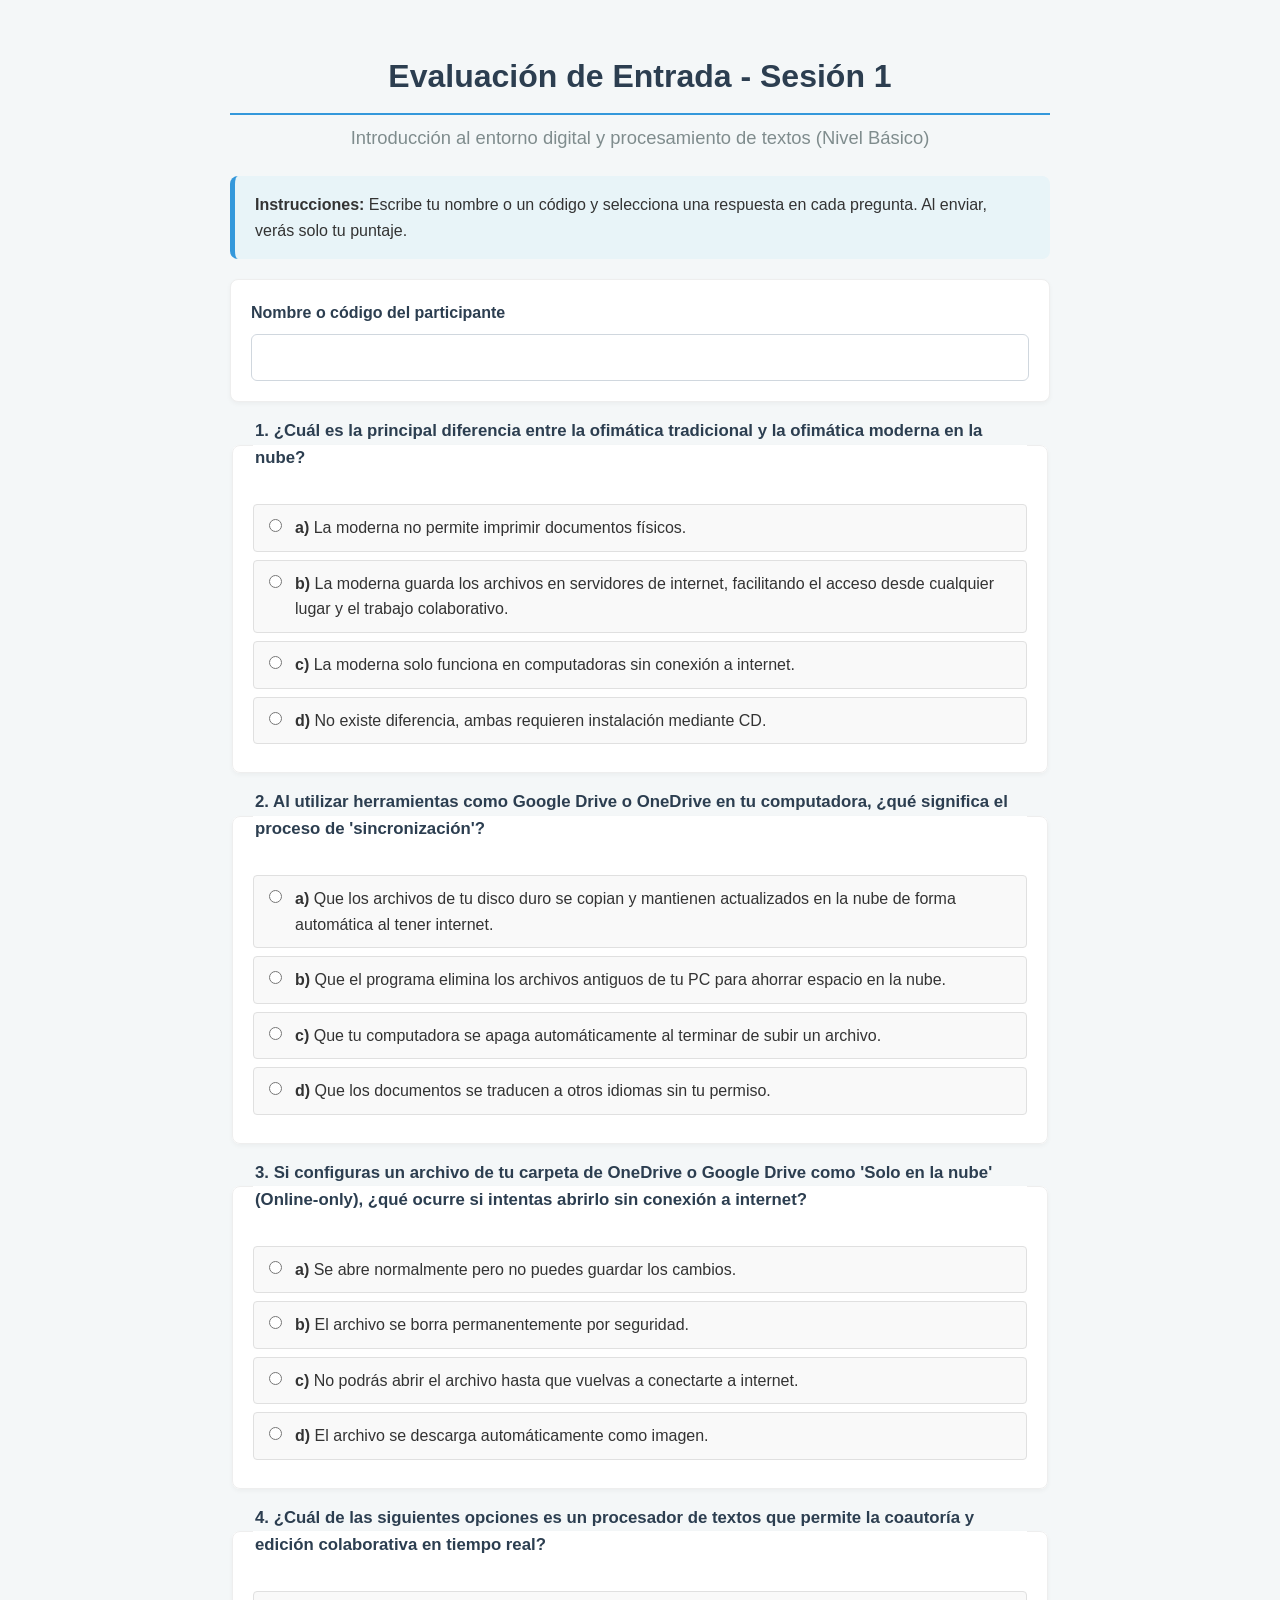
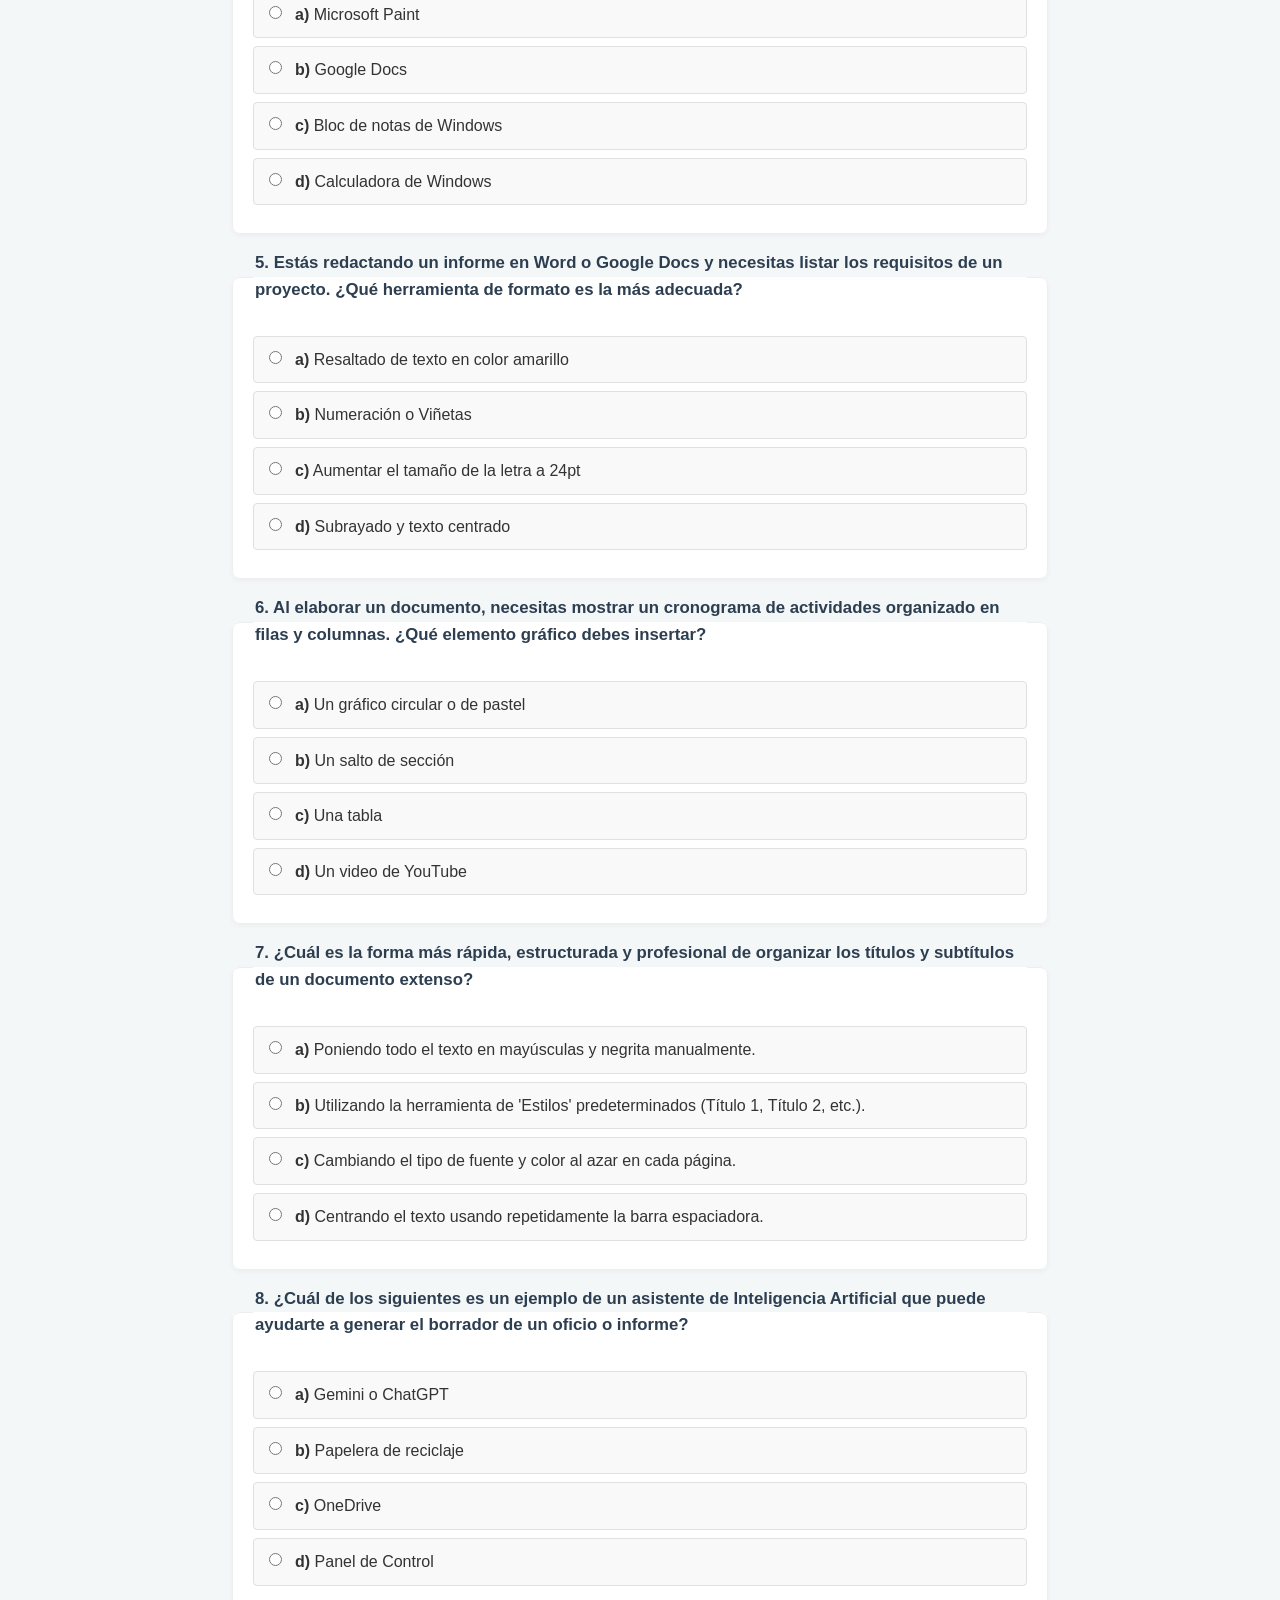
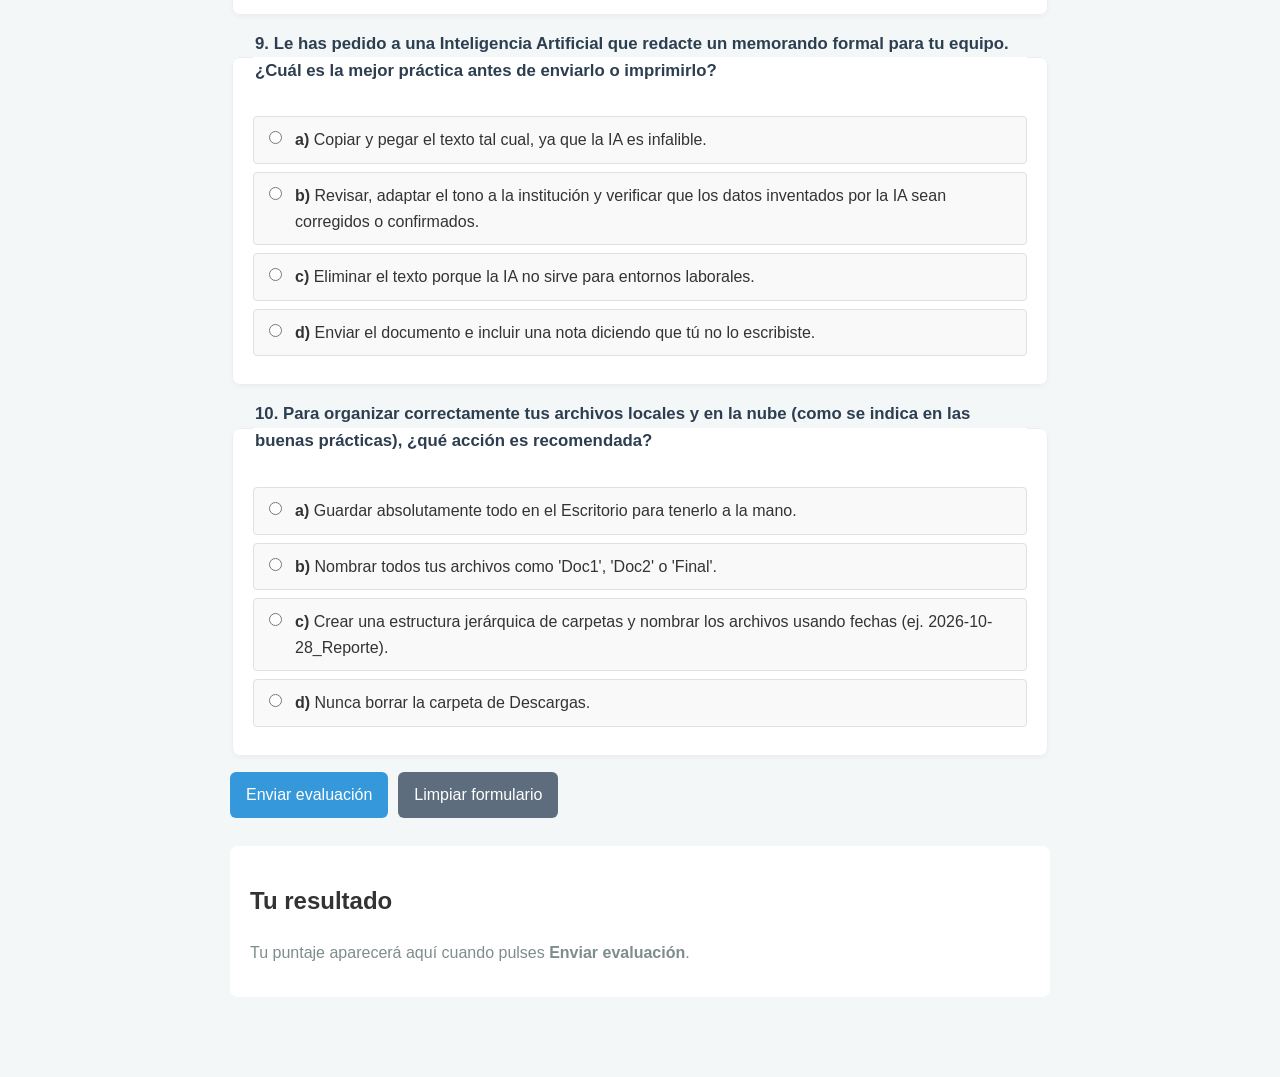
<file: index.html>
<!DOCTYPE html>
<html lang="es">
<head>
    <meta charset="UTF-8">
    <meta name="viewport" content="width=device-width, initial-scale=1.0">
    <title>Evaluación de Entrada - Sesión 1</title>
    <link rel="stylesheet" href="estilos.css">
</head>
<body>
    <h1>Evaluación de Entrada - Sesión 1</h1>
    <div class="subtitle">Introducción al entorno digital y procesamiento de textos (Nivel Básico)</div>

    <div class="instructions">
        <strong>Instrucciones:</strong> Escribe tu nombre o un código y selecciona una respuesta en cada pregunta. Al enviar, verás solo tu puntaje.
    </div>

    <form id="examen">
        <div class="question-container">
            <label class="campo" for="nombre">Nombre o código del participante</label>
            <input id="nombre" name="nombre" type="text" maxlength="80" autocomplete="name" required>
        </div>
        <div id="preguntas"></div>
        <p id="error" class="error-form" hidden></p>
        <div class="acciones">
            <button type="submit" id="enviar">Enviar evaluación</button>
            <button type="button" class="secundario" id="limpiar">Limpiar formulario</button>
        </div>
    </form>

    <section class="panel" id="resultado-personal">
        <h2>Tu resultado</h2>
        <p class="vacio">Tu puntaje aparecerá aquí cuando pulses <strong>Enviar evaluación</strong>.</p>
    </section>

    <script src="evaluacion.js"></script>
    <script>
        const form = document.getElementById("examen");
        const errorEl = document.getElementById("error");
        const personalEl = document.getElementById("resultado-personal");
        const textoInicial = `<h2>Tu resultado</h2><p class="vacio">Tu puntaje aparecerá aquí cuando pulses <strong>Enviar evaluación</strong>.</p>`;

        Evaluacion.pintarPreguntas(document.getElementById("preguntas"));

        function mostrarPersonal(envio) {
            const vista = Evaluacion.htmlPersonal(envio);
            personalEl.className = `panel resultado ${vista.clase}`;
            personalEl.innerHTML = `<h2>Tu resultado</h2>${vista.html}`;
            personalEl.scrollIntoView({ behavior: "smooth", block: "start" });
        }

        form.addEventListener("submit", (evento) => {
            evento.preventDefault();
            errorEl.hidden = true;
            const nombre = document.getElementById("nombre").value.trim();
            if (!nombre) {
                errorEl.hidden = false;
                errorEl.textContent = "Escribe el nombre o código del participante.";
                return;
            }
            const respuestas = Evaluacion.PREGUNTAS.map((_, indice) => {
                const marcada = form.querySelector(`input[name="q${indice}"]:checked`);
                return marcada ? marcada.value : "";
            });
            if (respuestas.some((valor) => !valor)) {
                errorEl.hidden = false;
                errorEl.textContent = "Selecciona una respuesta en todas las preguntas.";
                return;
            }
            const puntaje = respuestas.reduce((acum, valor, indice) => {
                return acum + (valor === Evaluacion.PREGUNTAS[indice].correcta ? 1 : 0);
            }, 0);
            const envio = {
                id: (window.crypto && crypto.randomUUID) ? crypto.randomUUID() : `${Date.now()}-${Math.random().toString(16).slice(2)}`,
                nombre,
                fecha: new Date().toISOString(),
                respuestas,
                puntaje,
                total: Evaluacion.PREGUNTAS.length
            };
            Evaluacion.guardarLocal(Evaluacion.unir(Evaluacion.leerLocal(), [envio]));
            mostrarPersonal(envio);
        });

        document.getElementById("limpiar").addEventListener("click", () => {
            form.reset();
            personalEl.className = "panel";
            personalEl.innerHTML = textoInicial;
            errorEl.hidden = true;
        });
    </script>
</body>
</html>
</file>
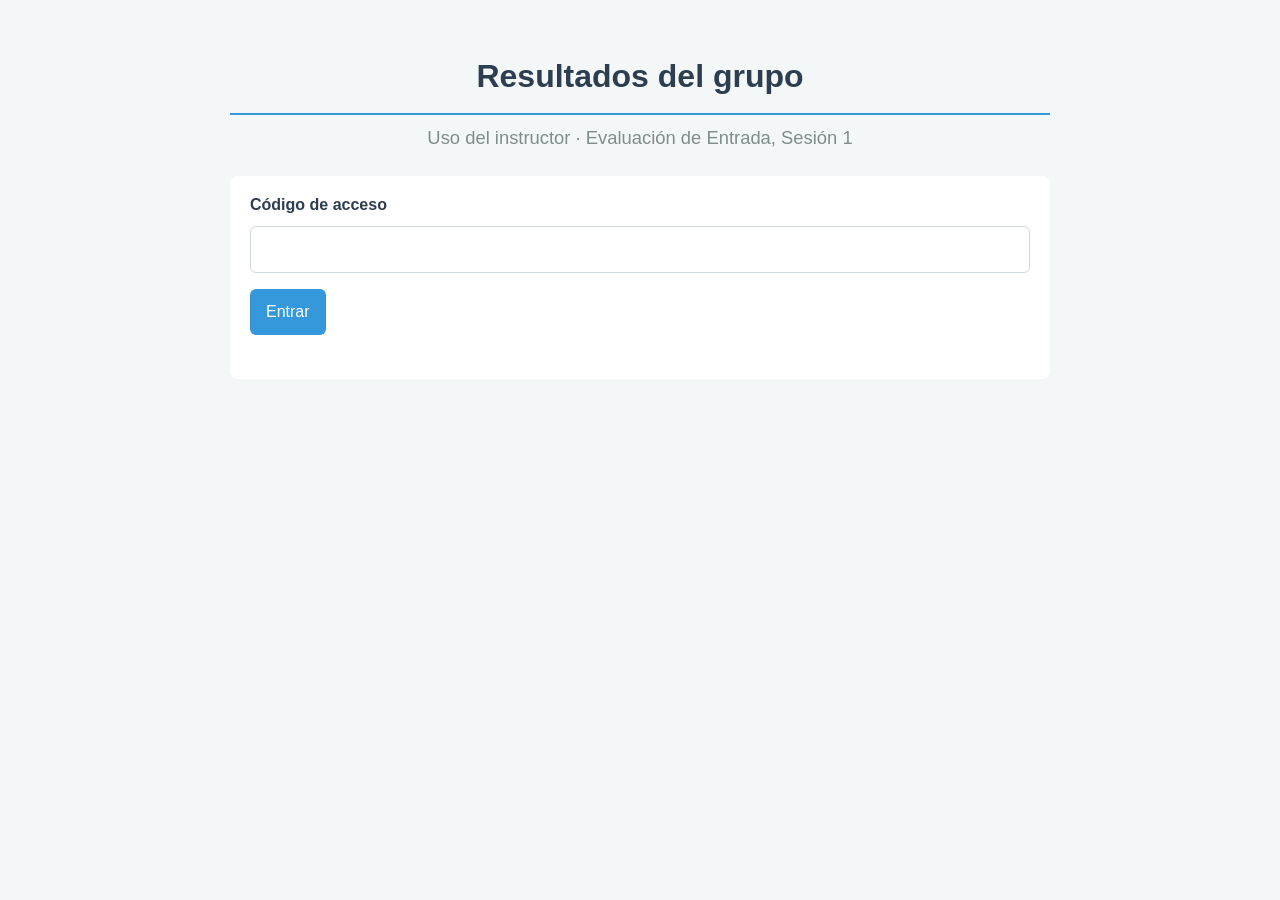
<file: panel-docente.html>
<!DOCTYPE html>
<html lang="es">
<head>
    <meta charset="UTF-8">
    <meta name="viewport" content="width=device-width, initial-scale=1.0">
    <meta name="robots" content="noindex, nofollow">
    <title>Resultados del grupo - Sesión 1</title>
    <link rel="stylesheet" href="estilos.css">
</head>
<body>
    <h1>Resultados del grupo</h1>
    <div class="subtitle">Uso del instructor · Evaluación de Entrada, Sesión 1</div>

    <form id="acceso" class="panel">
        <label class="campo" for="clave">Código de acceso</label>
        <input id="clave" type="password" autocomplete="current-password" required>
        <p id="error-clave" class="error-form" hidden>El código no coincide.</p>
        <div class="acciones">
            <button type="submit">Entrar</button>
        </div>
    </form>

    <section id="panel" class="panel" hidden>
        <p class="nota">Aquí ves el resumen de quienes enviaron la evaluación en este navegador, el porcentaje por pregunta y las alternativas correctas.</p>
        <div class="barra-botones">
            <button type="button" id="guardar">Guardar archivo fijo</button>
            <label class="archivo-btn">
                Cargar archivo fijo
                <input id="cargar" class="oculto" type="file" accept="application/json,.json">
            </label>
            <button type="button" class="peligro" id="borrar">Borrar resultados guardados</button>
        </div>
        <p id="error-archivo" class="error-form" hidden></p>
        <div id="resumen"></div>
    </section>

    <script src="evaluacion.js"></script>
    <script>
        const CODIGO = "Sesion1-docente";
        const SESION = "evaluacion-sesion-1-acceso";
        const acceso = document.getElementById("acceso");
        const panel = document.getElementById("panel");
        const resumenEl = document.getElementById("resumen");
        const errorClave = document.getElementById("error-clave");

        function pintar(envios) {
            resumenEl.innerHTML = Evaluacion.htmlResumen(envios);
        }

        async function cargarTodo() {
            let envios = Evaluacion.leerLocal();
            try {
                const respuesta = await fetch(Evaluacion.ARCHIVO, { cache: "no-store" });
                if (respuesta.ok) {
                    const datos = await respuesta.json();
                    if (Array.isArray(datos.envios)) envios = Evaluacion.unir(envios, datos.envios);
                }
            } catch (error) {
                /* Sin conexión al archivo publicado. */
            }
            Evaluacion.guardarLocal(envios);
            pintar(envios);
            return envios;
        }

        function abrirPanel() {
            acceso.hidden = true;
            panel.hidden = false;
            sessionStorage.setItem(SESION, "1");
            cargarTodo();
        }

        acceso.addEventListener("submit", (evento) => {
            evento.preventDefault();
            if (document.getElementById("clave").value !== CODIGO) {
                errorClave.hidden = false;
                return;
            }
            errorClave.hidden = true;
            abrirPanel();
        });

        document.getElementById("guardar").addEventListener("click", () => {
            const blob = new Blob([JSON.stringify(Evaluacion.archivoDe(Evaluacion.leerLocal()), null, 2)], { type: "application/json" });
            const url = URL.createObjectURL(blob);
            const enlace = document.createElement("a");
            enlace.href = url;
            enlace.download = Evaluacion.ARCHIVO;
            enlace.click();
            URL.revokeObjectURL(url);
        });

        document.getElementById("cargar").addEventListener("change", async (evento) => {
            const archivo = evento.target.files && evento.target.files[0];
            evento.target.value = "";
            if (!archivo) return;
            const errorArchivo = document.getElementById("error-archivo");
            try {
                const datos = JSON.parse(await archivo.text());
                const lista = Array.isArray(datos) ? datos : datos.envios;
                if (!Array.isArray(lista)) throw new Error("formato");
                const envios = Evaluacion.unir(Evaluacion.leerLocal(), lista);
                Evaluacion.guardarLocal(envios);
                errorArchivo.hidden = true;
                pintar(envios);
            } catch (error) {
                errorArchivo.hidden = false;
                errorArchivo.textContent = "Ese archivo no tiene el formato de resultados-sesion-1.json.";
            }
        });

        document.getElementById("borrar").addEventListener("click", () => {
            if (!Evaluacion.leerLocal().length) return;
            if (!confirm("¿Borrar todas las respuestas guardadas en este navegador?")) return;
            Evaluacion.guardarLocal([]);
            pintar([]);
        });

        resumenEl.addEventListener("click", (evento) => {
            const boton = evento.target.closest("[data-quitar]");
            if (!boton) return;
            const envios = Evaluacion.leerLocal().filter((item) => item.id !== boton.dataset.quitar);
            Evaluacion.guardarLocal(envios);
            pintar(envios);
        });

        if (sessionStorage.getItem(SESION) === "1") abrirPanel();
    </script>
</body>
</html>
</file>
<file: estilos.css>
:root {
    --azul: #3498db;
    --tinta: #2c3e50;
    --fondo: #f4f7f8;
    --ok: #1e8449;
    --mal: #c0392b;
}
* { box-sizing: border-box; }
body {
    font-family: "Segoe UI", Tahoma, Geneva, Verdana, sans-serif;
    line-height: 1.6;
    max-width: 860px;
    margin: 0 auto;
    padding: 30px 20px 60px;
    color: #333;
    background: var(--fondo);
}
h1 {
    color: var(--tinta);
    text-align: center;
    border-bottom: 2px solid var(--azul);
    padding-bottom: 10px;
    margin-bottom: 8px;
}
.subtitle {
    text-align: center;
    font-size: 1.15em;
    color: #7f8c8d;
    margin-bottom: 24px;
}
.instructions, .nota, .resultado, .panel {
    background: #fff;
    padding: 16px 20px;
    border-radius: 8px;
    margin-bottom: 20px;
}
.instructions {
    background: #e8f4f8;
    border-left: 5px solid var(--azul);
}
.nota {
    background: #fff8e8;
    border-left: 5px solid #f0b429;
    font-size: 0.95em;
}
label.campo {
    display: block;
    font-weight: bold;
    color: var(--tinta);
    margin-bottom: 8px;
}
input[type="text"], input[type="password"] {
    width: 100%;
    padding: 10px 12px;
    border: 1px solid #d0d7de;
    border-radius: 6px;
    font: inherit;
}
.question-container {
    background: #fff;
    padding: 20px;
    margin-bottom: 16px;
    border-radius: 8px;
    border: 1px solid #eee;
    box-shadow: 0 2px 5px rgba(0,0,0,0.04);
}
.question-text {
    font-weight: bold;
    margin-bottom: 12px;
    font-size: 1.05em;
    color: var(--tinta);
}
.options { list-style: none; padding: 0; margin: 0; }
.options li { margin-bottom: 8px; }
.options label {
    display: flex;
    gap: 10px;
    align-items: flex-start;
    padding: 10px;
    background: #f9f9f9;
    border: 1px solid #e0e0e0;
    border-radius: 4px;
    cursor: pointer;
}
.options label:hover { background: #f0f7fa; }
.options input { margin-top: 4px; }
.acciones, .barra-botones {
    display: flex;
    flex-wrap: wrap;
    gap: 10px;
    margin: 16px 0 28px;
}
button, .archivo-btn {
    font: inherit;
    border: 0;
    border-radius: 6px;
    padding: 10px 16px;
    cursor: pointer;
    background: var(--azul);
    color: #fff;
}
button.secundario, .archivo-btn { background: #5d6d7e; }
button.peligro { background: var(--mal); }
button:disabled { opacity: 0.6; cursor: not-allowed; }
.resultado { border-left: 5px solid var(--ok); }
.resultado.bajo { border-left-color: var(--mal); }
.resultado.medio { border-left-color: #d68910; }
.puntaje {
    font-size: 1.8em;
    font-weight: bold;
    color: var(--tinta);
    margin: 0 0 6px;
}
.detalle-item { padding: 6px 0; border-bottom: 1px solid #eee; }
.bien { color: var(--ok); }
.falla { color: var(--mal); }
.metricas {
    display: grid;
    grid-template-columns: repeat(auto-fit, minmax(140px, 1fr));
    gap: 10px;
    margin-bottom: 16px;
}
.metrica {
    background: #f7fbfe;
    border: 1px solid #e1eef6;
    border-radius: 8px;
    padding: 12px;
}
.metrica span { display: block; color: #7f8c8d; font-size: 0.85em; }
.metrica strong { font-size: 1.4em; color: var(--tinta); }
table { width: 100%; border-collapse: collapse; font-size: 0.95em; }
th, td { text-align: left; padding: 8px 6px; border-bottom: 1px solid #eee; vertical-align: middle; }
th { color: var(--tinta); }
.bar {
    height: 10px;
    background: #e8eef2;
    border-radius: 99px;
    overflow: hidden;
    margin-top: 4px;
}
.bar > i {
    display: block;
    height: 100%;
    background: var(--azul);
    width: 0;
}
.pregunta-resumen { margin-bottom: 12px; }
.vacio { color: #7f8c8d; }
.clave {
    margin-top: 18px;
    padding: 14px;
    background: #fff3ef;
    border: 1px dashed #e74c3c;
    border-radius: 8px;
}
.clave h3 { color: var(--mal); margin: 0 0 8px; }
.error-form { color: var(--mal); font-weight: bold; }
input.oculto { display: none; }
</file>
